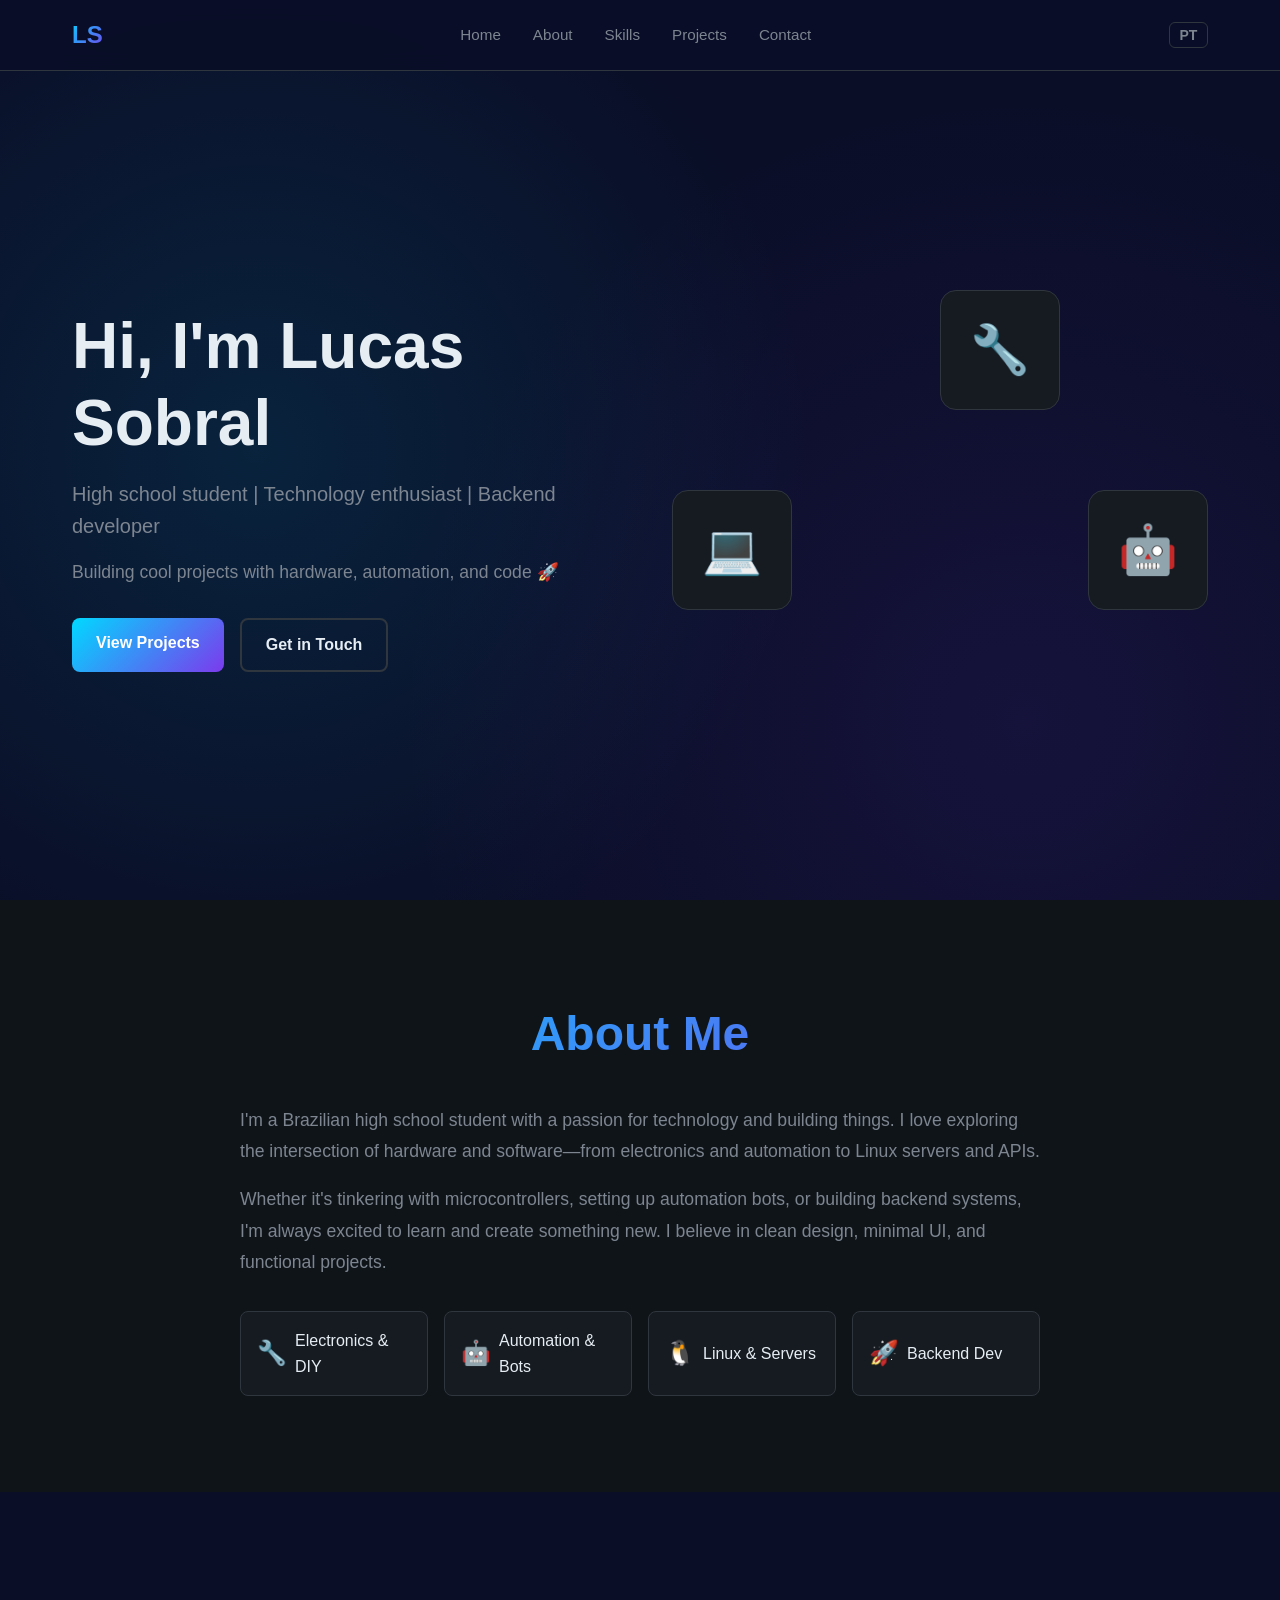
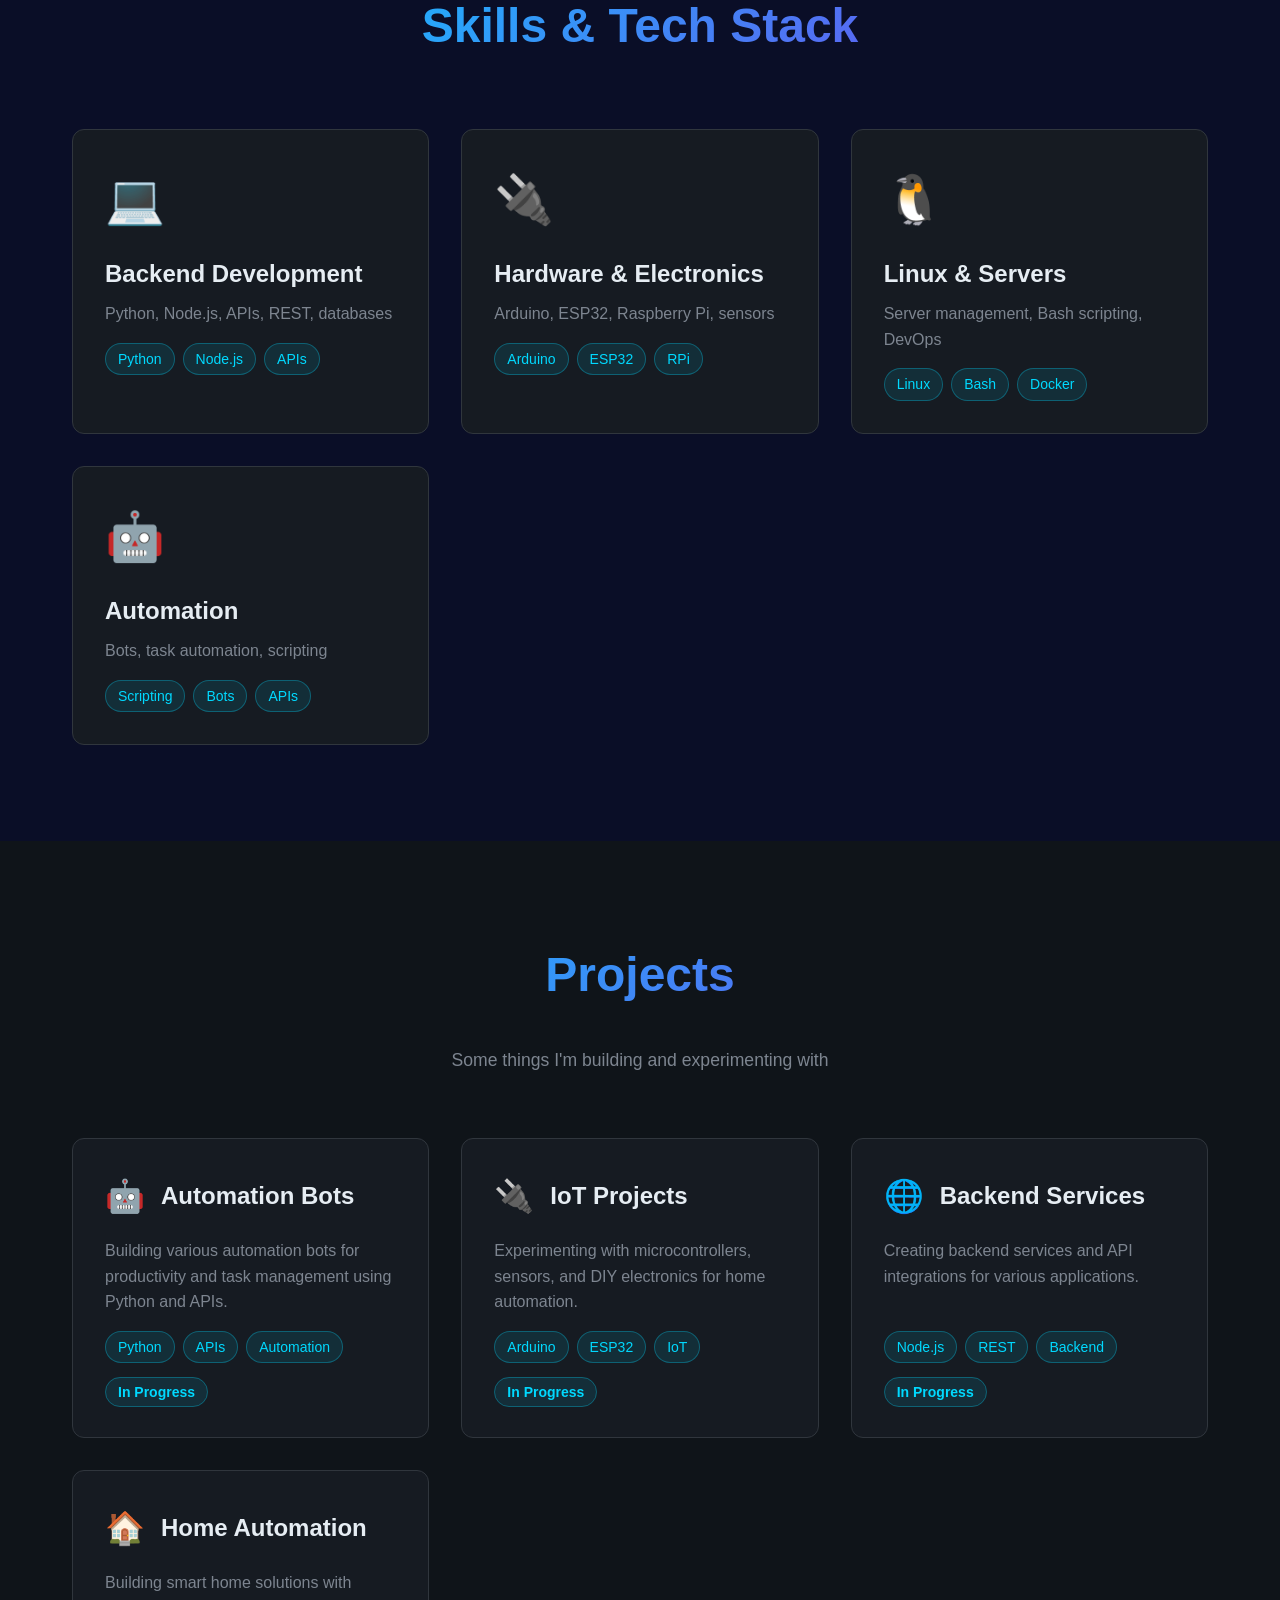
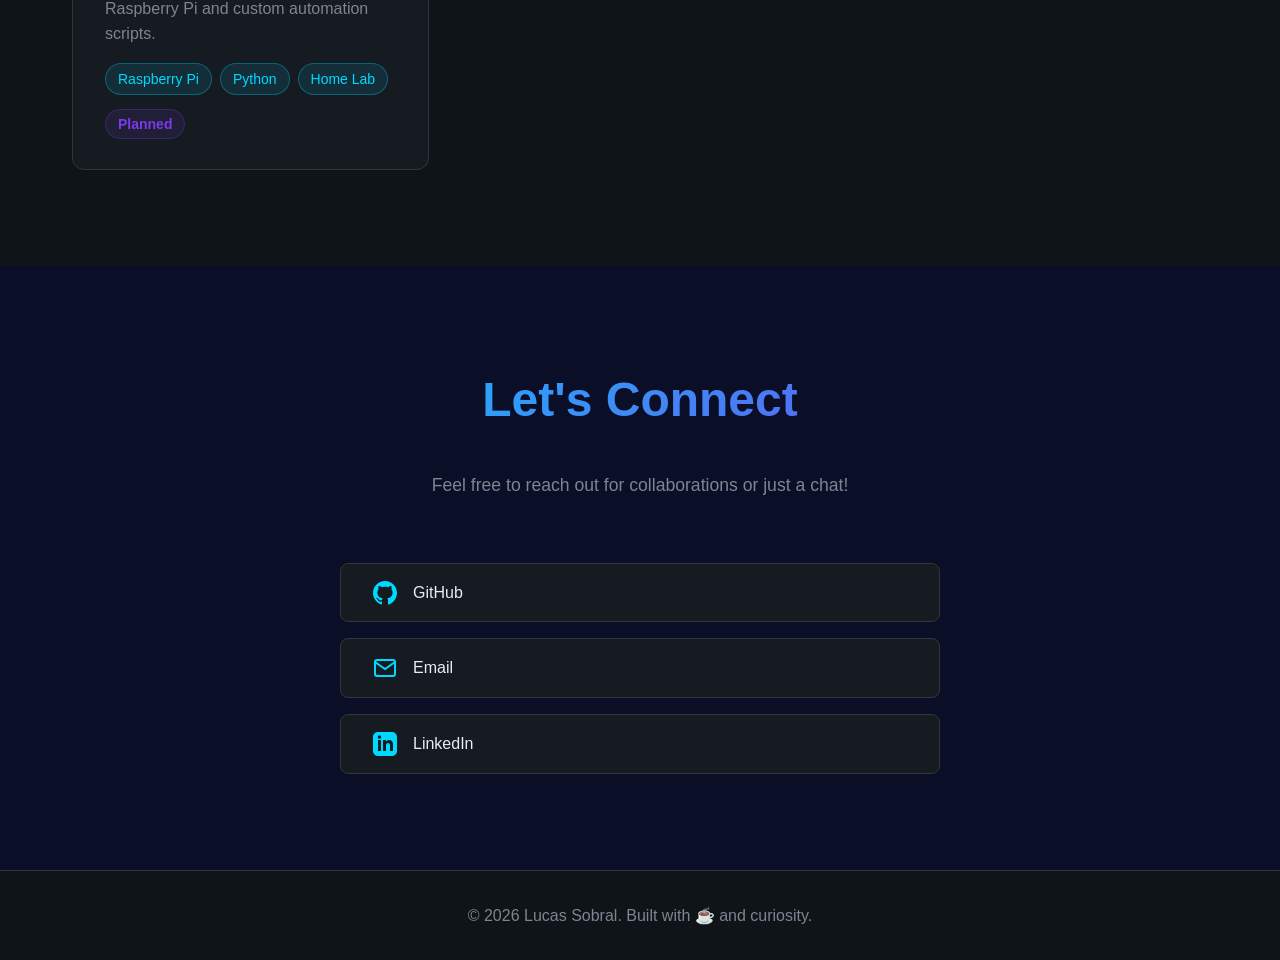
<file: index.html>
<!DOCTYPE html>
<html lang="en" id="htmlRoot">
<head>
    <meta charset="UTF-8">
    <meta name="viewport" content="width=device-width, initial-scale=1.0">
    <meta name="description" content="Lucas Sobral - Brazilian high school student passionate about technology, electronics, and backend development.">
    <meta name="author" content="Lucas Sobral">
    <title>Lucas Sobral | Developer & Tech Enthusiast</title>
    <link rel="stylesheet" href="styles.css">
</head>
<body>
    <!-- Navigation -->
    <nav class="navbar">
        <div class="container nav-container">
            <a href="#" class="logo">LS</a>
            <ul class="nav-menu" id="navMenu">
                <li><a href="#home" class="nav-link" data-i18n="nav.home">Home</a></li>
                <li><a href="#about" class="nav-link" data-i18n="nav.about">About</a></li>
                <li><a href="#skills" class="nav-link" data-i18n="nav.skills">Skills</a></li>
                <li><a href="#projects" class="nav-link" data-i18n="nav.projects">Projects</a></li>
                <li><a href="#contact" class="nav-link" data-i18n="nav.contact">Contact</a></li>
            </ul>
            <button class="lang-toggle" id="langToggle" aria-label="Toggle language">PT</button>
            <button class="hamburger" id="hamburger">
                <span></span>
                <span></span>
                <span></span>
            </button>
        </div>
    </nav>

    <!-- Hero Section -->
    <section id="home" class="hero">
        <div class="container hero-container">
            <div class="hero-content">
                <h1 class="hero-title">
                    Hi, I'm <span class="gradient-text">Lucas Sobral</span>
                </h1>
                <p class="hero-subtitle" data-i18n="hero.subtitle">
                    High school student | Technology enthusiast | Backend developer
                </p>
                <p class="hero-description" data-i18n="hero.description">
                    Building cool projects with hardware, automation, and code 🚀
                </p>
                <div class="hero-buttons">
                    <a href="#projects" class="btn btn-primary" data-i18n="hero.viewProjects">View Projects</a>
                    <a href="#contact" class="btn btn-secondary" data-i18n="hero.getInTouch">Get in Touch</a>
                </div>
            </div>
            <div class="hero-image">
                <div class="floating-card">
                    <span class="emoji">🔧</span>
                </div>
                <div class="floating-card delay-1">
                    <span class="emoji">💻</span>
                </div>
                <div class="floating-card delay-2">
                    <span class="emoji">🤖</span>
                </div>
            </div>
        </div>
    </section>

    <!-- About Section -->
    <section id="about" class="about">
        <div class="container">
            <h2 class="section-title" data-i18n="about.title">About Me</h2>
            <div class="about-content">
                <div class="about-text">
                    <p data-i18n="about.p1">
                        I'm a Brazilian high school student with a passion for technology and building things. 
                        I love exploring the intersection of hardware and software—from electronics and automation 
                        to Linux servers and APIs.
                    </p>
                    <p data-i18n="about.p2">
                        Whether it's tinkering with microcontrollers, setting up automation bots, or building backend 
                        systems, I'm always excited to learn and create something new. I believe in clean design, 
                        minimal UI, and functional projects.
                    </p>
                    <div class="about-highlights">
                        <div class="highlight-item">
                            <span class="highlight-icon">🔧</span>
                            <span data-i18n="about.electronics">Electronics & DIY</span>
                        </div>
                        <div class="highlight-item">
                            <span class="highlight-icon">🤖</span>
                            <span data-i18n="about.automation">Automation & Bots</span>
                        </div>
                        <div class="highlight-item">
                            <span class="highlight-icon">🐧</span>
                            <span data-i18n="about.linux">Linux & Servers</span>
                        </div>
                        <div class="highlight-item">
                            <span class="highlight-icon">🚀</span>
                            <span data-i18n="about.backend">Backend Dev</span>
                        </div>
                    </div>
                </div>
            </div>
        </div>
    </section>

    <!-- Skills Section -->
    <section id="skills" class="skills">
        <div class="container">
            <h2 class="section-title" data-i18n="skills.title">Skills & Tech Stack</h2>
            <div class="skills-grid">
                <div class="skill-card">
                    <div class="skill-icon">💻</div>
                    <h3 data-i18n="skills.backend.title">Backend Development</h3>
                    <p data-i18n="skills.backend.desc">Python, Node.js, APIs, REST, databases</p>
                    <div class="skill-tags">
                        <span class="tag">Python</span>
                        <span class="tag">Node.js</span>
                        <span class="tag">APIs</span>
                    </div>
                </div>
                <div class="skill-card">
                    <div class="skill-icon">🔌</div>
                    <h3 data-i18n="skills.hardware.title">Hardware & Electronics</h3>
                    <p data-i18n="skills.hardware.desc">Arduino, ESP32, Raspberry Pi, sensors</p>
                    <div class="skill-tags">
                        <span class="tag">Arduino</span>
                        <span class="tag">ESP32</span>
                        <span class="tag">RPi</span>
                    </div>
                </div>
                <div class="skill-card">
                    <div class="skill-icon">🐧</div>
                    <h3 data-i18n="skills.linux.title">Linux & Servers</h3>
                    <p data-i18n="skills.linux.desc">Server management, Bash scripting, DevOps</p>
                    <div class="skill-tags">
                        <span class="tag">Linux</span>
                        <span class="tag">Bash</span>
                        <span class="tag">Docker</span>
                    </div>
                </div>
                <div class="skill-card">
                    <div class="skill-icon">🤖</div>
                    <h3 data-i18n="skills.automation.title">Automation</h3>
                    <p data-i18n="skills.automation.desc">Bots, task automation, scripting</p>
                    <div class="skill-tags">
                        <span class="tag">Scripting</span>
                        <span class="tag">Bots</span>
                        <span class="tag">APIs</span>
                    </div>
                </div>
            </div>
        </div>
    </section>

    <!-- Projects Section -->
    <section id="projects" class="projects">
        <div class="container">
            <h2 class="section-title" data-i18n="projects.title">Projects</h2>
            <p class="section-subtitle" data-i18n="projects.subtitle">Some things I'm building and experimenting with</p>
            <div class="projects-grid">
                <div class="project-card">
                    <div class="project-header">
                        <span class="project-icon">🤖</span>
                        <h3 data-i18n="projects.bots.title">Automation Bots</h3>
                    </div>
                    <p class="project-description" data-i18n="projects.bots.desc">
                        Building various automation bots for productivity and task management using Python and APIs.
                    </p>
                    <div class="project-tags">
                        <span class="tag">Python</span>
                        <span class="tag">APIs</span>
                        <span class="tag">Automation</span>
                    </div>
                    <div class="project-status">
                        <span class="status-badge in-progress" data-i18n="status.inProgress">In Progress</span>
                    </div>
                </div>
                <div class="project-card">
                    <div class="project-header">
                        <span class="project-icon">🔌</span>
                        <h3 data-i18n="projects.iot.title">IoT Projects</h3>
                    </div>
                    <p class="project-description" data-i18n="projects.iot.desc">
                        Experimenting with microcontrollers, sensors, and DIY electronics for home automation.
                    </p>
                    <div class="project-tags">
                        <span class="tag">Arduino</span>
                        <span class="tag">ESP32</span>
                        <span class="tag">IoT</span>
                    </div>
                    <div class="project-status">
                        <span class="status-badge in-progress" data-i18n="status.inProgress">In Progress</span>
                    </div>
                </div>
                <div class="project-card">
                    <div class="project-header">
                        <span class="project-icon">🌐</span>
                        <h3 data-i18n="projects.services.title">Backend Services</h3>
                    </div>
                    <p class="project-description" data-i18n="projects.services.desc">
                        Creating backend services and API integrations for various applications.
                    </p>
                    <div class="project-tags">
                        <span class="tag">Node.js</span>
                        <span class="tag">REST</span>
                        <span class="tag">Backend</span>
                    </div>
                    <div class="project-status">
                        <span class="status-badge in-progress" data-i18n="status.inProgress">In Progress</span>
                    </div>
                </div>
                <div class="project-card">
                    <div class="project-header">
                        <span class="project-icon">🏠</span>
                        <h3 data-i18n="projects.home.title">Home Automation</h3>
                    </div>
                    <p class="project-description" data-i18n="projects.home.desc">
                        Building smart home solutions with Raspberry Pi and custom automation scripts.
                    </p>
                    <div class="project-tags">
                        <span class="tag">Raspberry Pi</span>
                        <span class="tag">Python</span>
                        <span class="tag">Home Lab</span>
                    </div>
                    <div class="project-status">
                        <span class="status-badge planned" data-i18n="status.planned">Planned</span>
                    </div>
                </div>
            </div>
        </div>
    </section>

    <!-- Contact Section -->
    <section id="contact" class="contact">
        <div class="container">
            <h2 class="section-title" data-i18n="contact.title">Let's Connect</h2>
            <p class="section-subtitle" data-i18n="contact.subtitle">Feel free to reach out for collaborations or just a chat!</p>
            <div class="contact-content">
                <div class="contact-links">
                    <a href="https://github.com/lucassobralofc" target="_blank" class="contact-link">
                        <svg class="contact-icon" viewBox="0 0 24 24" fill="currentColor">
                            <path d="M12 0c-6.626 0-12 5.373-12 12 0 5.302 3.438 9.8 8.207 11.387.599.111.793-.261.793-.577v-2.234c-3.338.726-4.033-1.416-4.033-1.416-.546-1.387-1.333-1.756-1.333-1.756-1.089-.745.083-.729.083-.729 1.205.084 1.839 1.237 1.839 1.237 1.07 1.834 2.807 1.304 3.492.997.107-.775.418-1.305.762-1.604-2.665-.305-5.467-1.334-5.467-5.931 0-1.311.469-2.381 1.236-3.221-.124-.303-.535-1.524.117-3.176 0 0 1.008-.322 3.301 1.23.957-.266 1.983-.399 3.003-.404 1.02.005 2.047.138 3.006.404 2.291-1.552 3.297-1.23 3.297-1.23.653 1.653.242 2.874.118 3.176.77.84 1.235 1.911 1.235 3.221 0 4.609-2.807 5.624-5.479 5.921.43.372.823 1.102.823 2.222v3.293c0 .319.192.694.801.576 4.765-1.589 8.199-6.086 8.199-11.386 0-6.627-5.373-12-12-12z"/>
                        </svg>
                        <span>GitHub</span>
                    </a>
                    <a href="mailto:lucassobralofc@icloud.com" class="contact-link">
                        <svg class="contact-icon" viewBox="0 0 24 24" fill="none" stroke="currentColor" stroke-width="2">
                            <path d="M4 4h16c1.1 0 2 .9 2 2v12c0 1.1-.9 2-2 2H4c-1.1 0-2-.9-2-2V6c0-1.1.9-2 2-2z"></path>
                            <polyline points="22,6 12,13 2,6"></polyline>
                        </svg>
                        <span>Email</span>
                    </a>
                    <a href="https://linkedin.com/in/lucassobral" target="_blank" class="contact-link">
                        <svg class="contact-icon" viewBox="0 0 24 24" fill="currentColor">
                            <path d="M19 0h-14c-2.761 0-5 2.239-5 5v14c0 2.761 2.239 5 5 5h14c2.762 0 5-2.239 5-5v-14c0-2.761-2.238-5-5-5zm-11 19h-3v-11h3v11zm-1.5-12.268c-.966 0-1.75-.79-1.75-1.764s.784-1.764 1.75-1.764 1.75.79 1.75 1.764-.783 1.764-1.75 1.764zm13.5 12.268h-3v-5.604c0-3.368-4-3.113-4 0v5.604h-3v-11h3v1.765c1.396-2.586 7-2.777 7 2.476v6.759z"/>
                        </svg>
                        <span>LinkedIn</span>
                    </a>
                </div>
            </div>
        </div>
    </section>

    <!-- Footer -->
    <footer class="footer">
        <div class="container">
            <p data-i18n="footer.text">&copy; 2026 Lucas Sobral. Built with ☕ and curiosity.</p>
        </div>
    </footer>

    <script src="script.js"></script>
</body>
</html>
</file>
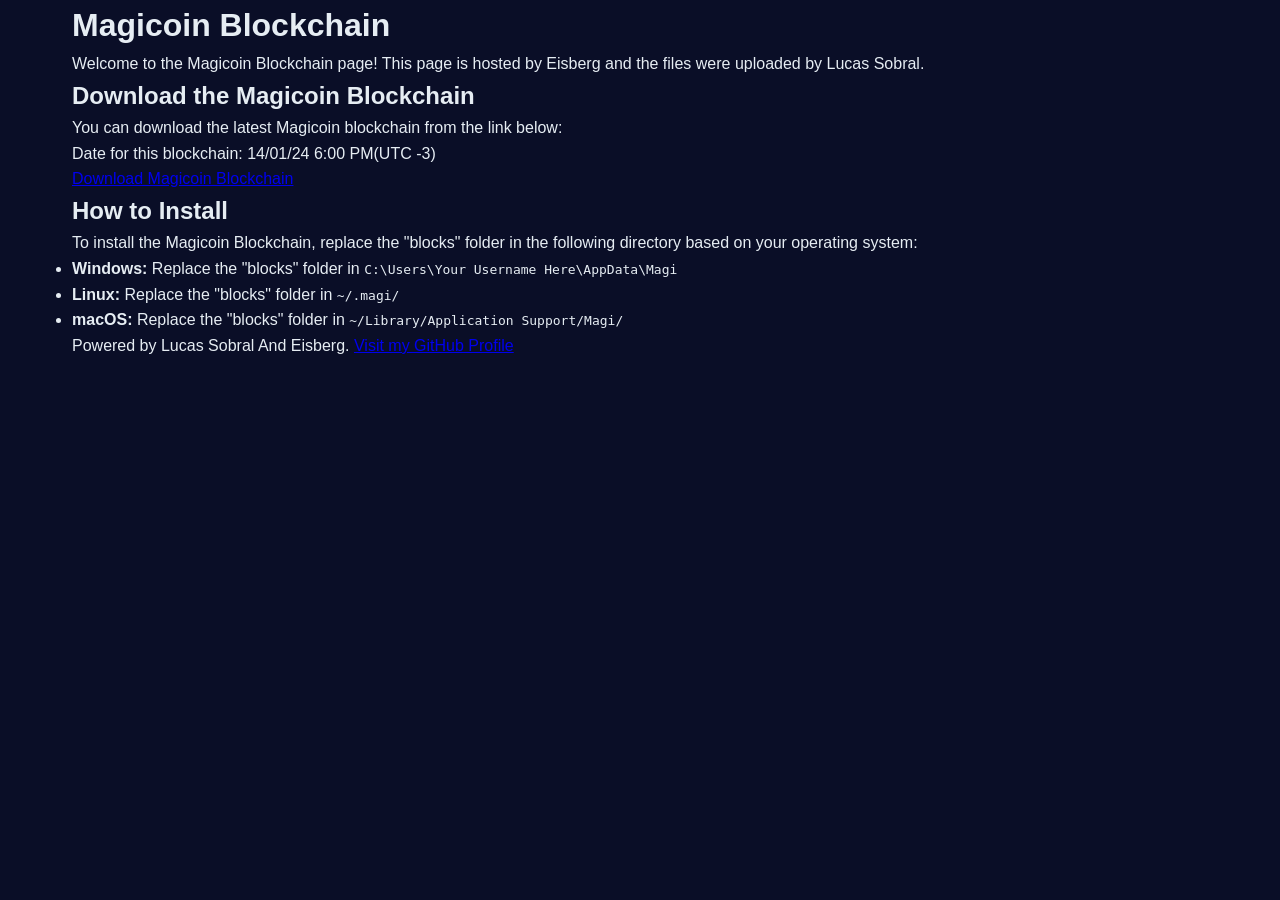
<file: blockchain.html>
<!DOCTYPE html>
<html lang="en">
<head>
    <meta charset="UTF-8">
    <meta name="viewport" content="width=device-width, initial-scale=1.0">
    <title>Magicoin Blockchain</title>
    <link rel="stylesheet" href="styles.css">
</head>
<body>

    <header>
        <div class="container">
            <h1>Magicoin Blockchain</h1>
            <p>Welcome to the Magicoin Blockchain page! This page is hosted by Eisberg and the files were uploaded by Lucas Sobral.</p>
        </div>
    </header>

    <main class="container">
        <section>
            <h2>Download the Magicoin Blockchain</h2>
            <p>You can download the latest Magicoin blockchain from the link below:</p>
            <p>Date for this blockchain: 14/01/24 6:00 PM(UTC -3) </p>
            <a href="https://bit.ly/magiblockchain" target="_blank" class="download-btn">Download Magicoin Blockchain</a>
        </section>

        <section>
            <h2>How to Install</h2>
            <p>To install the Magicoin Blockchain, replace the "blocks" folder in the following directory based on your operating system:</p>
            <ul>
                <li><strong>Windows:</strong> Replace the "blocks" folder in <code>C:\Users\Your Username Here\AppData\Magi</code></li>
                <li><strong>Linux:</strong> Replace the "blocks" folder in <code>~/.magi/</code></li>
                <li><strong>macOS:</strong> Replace the "blocks" folder in <code>~/Library/Application Support/Magi/</code></li>
            </ul>
        </section>
    </main>

    <footer>
        <div class="container">
            <p>Powered by Lucas Sobral And Eisberg. <a href="https://lucassobralofc.me">Visit my GitHub Profile</a></p>
        </div>
    </footer>

</body>
</html>
</file>
<file: styles.css>
/* ===========================
   CSS Reset & Base Styles
   =========================== */
* {
    margin: 0;
    padding: 0;
    box-sizing: border-box;
}

:root {
    /* Colors */
    --bg-primary: #0a0e27;
    --bg-secondary: #0f1419;
    --bg-card: #161b22;
    --text-primary: #e6edf3;
    --text-secondary: #7d8590;
    --accent-primary: #00d9ff;
    --accent-secondary: #7c3aed;
    --border-color: #30363d;
    --gradient: linear-gradient(135deg, #00d9ff 0%, #7c3aed 100%);
    
    /* Spacing */
    --spacing-xs: 0.5rem;
    --spacing-sm: 1rem;
    --spacing-md: 2rem;
    --spacing-lg: 4rem;
    --spacing-xl: 6rem;
    
    /* Typography */
    --font-primary: -apple-system, BlinkMacSystemFont, 'Segoe UI', 'Roboto', 'Helvetica', 'Arial', sans-serif;
    --font-mono: 'SF Mono', 'Monaco', 'Inconsolata', 'Fira Code', monospace;
    
    /* Transitions */
    --transition: all 0.3s cubic-bezier(0.4, 0, 0.2, 1);
}

html {
    scroll-behavior: smooth;
}

body {
    font-family: var(--font-primary);
    background-color: var(--bg-primary);
    color: var(--text-primary);
    line-height: 1.6;
    overflow-x: hidden;
}

.container {
    max-width: 1200px;
    margin: 0 auto;
    padding: 0 var(--spacing-md);
}

/* ===========================
   Navigation
   =========================== */
.navbar {
    position: fixed;
    top: 0;
    width: 100%;
    background-color: rgba(10, 14, 39, 0.95);
    backdrop-filter: blur(10px);
    border-bottom: 1px solid var(--border-color);
    z-index: 1000;
    transition: var(--transition);
}

.navbar.scrolled {
    box-shadow: 0 4px 12px rgba(0, 0, 0, 0.3);
}

.nav-container {
    display: flex;
    justify-content: space-between;
    align-items: center;
    padding: 1rem var(--spacing-md);
}

.logo {
    font-size: 1.5rem;
    font-weight: 700;
    color: var(--text-primary);
    text-decoration: none;
    background: var(--gradient);
    -webkit-background-clip: text;
    -webkit-text-fill-color: transparent;
    background-clip: text;
}

.nav-menu {
    display: flex;
    list-style: none;
    gap: var(--spacing-md);
}

.nav-link {
    color: var(--text-secondary);
    text-decoration: none;
    font-size: 0.95rem;
    font-weight: 500;
    transition: var(--transition);
    position: relative;
}

.nav-link::after {
    content: '';
    position: absolute;
    bottom: -5px;
    left: 0;
    width: 0;
    height: 2px;
    background: var(--gradient);
    transition: var(--transition);
}

.nav-link:hover {
    color: var(--text-primary);
}

.nav-link:hover::after {
    width: 100%;
}

.lang-toggle {
    background: transparent;
    border: 1px solid var(--border-color);
    color: var(--text-secondary);
    font-size: 0.875rem;
    font-weight: 600;
    padding: 0.25rem 0.6rem;
    border-radius: 6px;
    cursor: pointer;
    transition: var(--transition);
    font-family: var(--font-primary);
}

.lang-toggle:hover {
    border-color: var(--accent-primary);
    color: var(--text-primary);
}

.hamburger {
    display: none;
    flex-direction: column;
    gap: 5px;
    background: none;
    border: none;
    cursor: pointer;
}

.hamburger span {
    width: 25px;
    height: 2px;
    background-color: var(--text-primary);
    transition: var(--transition);
}

/* ===========================
   Hero Section
   =========================== */
.hero {
    min-height: 100vh;
    display: flex;
    align-items: center;
    padding-top: 80px;
    position: relative;
    overflow: hidden;
}

.hero::before {
    content: '';
    position: absolute;
    top: 0;
    left: 0;
    right: 0;
    bottom: 0;
    background: radial-gradient(circle at 20% 50%, rgba(0, 217, 255, 0.1) 0%, transparent 50%),
                radial-gradient(circle at 80% 80%, rgba(124, 58, 237, 0.1) 0%, transparent 50%);
    pointer-events: none;
}

.hero-container {
    display: grid;
    grid-template-columns: 1fr 1fr;
    gap: var(--spacing-lg);
    align-items: center;
    position: relative;
    z-index: 1;
}

.hero-content {
    animation: fadeInUp 1s ease-out;
}

.hero-title {
    font-size: clamp(2.5rem, 5vw, 4rem);
    font-weight: 700;
    line-height: 1.2;
    margin-bottom: var(--spacing-sm);
}

.gradient-text {
    background: var(--gradient);
    -webkit-background-clip: text;
    -webkit-text-fill-color: transparent;
    background-clip: text;
}

.hero-subtitle {
    font-size: clamp(1rem, 2vw, 1.25rem);
    color: var(--text-secondary);
    margin-bottom: var(--spacing-sm);
}

.hero-description {
    font-size: 1.1rem;
    color: var(--text-secondary);
    margin-bottom: var(--spacing-md);
}

.hero-buttons {
    display: flex;
    gap: var(--spacing-sm);
    flex-wrap: wrap;
}

.btn {
    padding: 0.75rem 1.5rem;
    font-size: 1rem;
    font-weight: 600;
    text-decoration: none;
    border-radius: 8px;
    transition: var(--transition);
    cursor: pointer;
    border: none;
    display: inline-block;
}

.btn-primary {
    background: var(--gradient);
    color: white;
}

.btn-primary:hover {
    transform: translateY(-2px);
    box-shadow: 0 8px 20px rgba(0, 217, 255, 0.3);
}

.btn-secondary {
    background: transparent;
    color: var(--text-primary);
    border: 2px solid var(--border-color);
}

.btn-secondary:hover {
    border-color: var(--accent-primary);
    transform: translateY(-2px);
}

/* Hero Animation */
.hero-image {
    display: flex;
    justify-content: center;
    align-items: center;
    position: relative;
    height: 400px;
}

.floating-card {
    position: absolute;
    width: 120px;
    height: 120px;
    background: var(--bg-card);
    border: 1px solid var(--border-color);
    border-radius: 16px;
    display: flex;
    align-items: center;
    justify-content: center;
    animation: float 3s ease-in-out infinite;
}

.floating-card .emoji {
    font-size: 3rem;
}

.floating-card:nth-child(1) {
    top: 0;
    left: 50%;
    transform: translateX(-50%);
}

.floating-card:nth-child(2) {
    bottom: 80px;
    left: 0;
    animation-delay: -1s;
}

.floating-card:nth-child(3) {
    bottom: 80px;
    right: 0;
    animation-delay: -2s;
}

/* ===========================
   About Section
   =========================== */
.about {
    padding: var(--spacing-xl) 0;
    background: var(--bg-secondary);
}

.section-title {
    font-size: clamp(2rem, 4vw, 3rem);
    text-align: center;
    margin-bottom: var(--spacing-md);
    background: var(--gradient);
    -webkit-background-clip: text;
    -webkit-text-fill-color: transparent;
    background-clip: text;
}

.section-subtitle {
    text-align: center;
    color: var(--text-secondary);
    font-size: 1.1rem;
    margin-bottom: var(--spacing-lg);
}

.about-content {
    max-width: 800px;
    margin: 0 auto;
}

.about-text p {
    font-size: 1.1rem;
    line-height: 1.8;
    color: var(--text-secondary);
    margin-bottom: var(--spacing-sm);
}

.about-highlights {
    display: grid;
    grid-template-columns: repeat(auto-fit, minmax(150px, 1fr));
    gap: var(--spacing-sm);
    margin-top: var(--spacing-md);
}

.highlight-item {
    background: var(--bg-card);
    border: 1px solid var(--border-color);
    padding: var(--spacing-sm);
    border-radius: 8px;
    display: flex;
    align-items: center;
    gap: var(--spacing-xs);
    transition: var(--transition);
}

.highlight-item:hover {
    border-color: var(--accent-primary);
    transform: translateY(-2px);
}

.highlight-icon {
    font-size: 1.5rem;
}

/* ===========================
   Skills Section
   =========================== */
.skills {
    padding: var(--spacing-xl) 0;
}

.skills-grid {
    display: grid;
    grid-template-columns: repeat(auto-fit, minmax(280px, 1fr));
    gap: var(--spacing-md);
    margin-top: var(--spacing-lg);
}

.skill-card {
    background: var(--bg-card);
    border: 1px solid var(--border-color);
    padding: var(--spacing-md);
    border-radius: 12px;
    transition: var(--transition);
}

.skill-card:hover {
    border-color: var(--accent-primary);
    transform: translateY(-5px);
    box-shadow: 0 10px 30px rgba(0, 217, 255, 0.2);
}

.skill-icon {
    font-size: 3rem;
    margin-bottom: var(--spacing-sm);
}

.skill-card h3 {
    font-size: 1.5rem;
    margin-bottom: var(--spacing-xs);
    color: var(--text-primary);
}

.skill-card p {
    color: var(--text-secondary);
    margin-bottom: var(--spacing-sm);
}

.skill-tags {
    display: flex;
    flex-wrap: wrap;
    gap: var(--spacing-xs);
}

.tag {
    background: rgba(0, 217, 255, 0.1);
    color: var(--accent-primary);
    padding: 0.25rem 0.75rem;
    border-radius: 20px;
    font-size: 0.875rem;
    border: 1px solid rgba(0, 217, 255, 0.3);
}

/* ===========================
   Projects Section
   =========================== */
.projects {
    padding: var(--spacing-xl) 0;
    background: var(--bg-secondary);
}

.projects-grid {
    display: grid;
    grid-template-columns: repeat(auto-fit, minmax(300px, 1fr));
    gap: var(--spacing-md);
    margin-top: var(--spacing-lg);
}

.project-card {
    background: var(--bg-card);
    border: 1px solid var(--border-color);
    padding: var(--spacing-md);
    border-radius: 12px;
    transition: var(--transition);
    display: flex;
    flex-direction: column;
}

.project-card:hover {
    border-color: var(--accent-primary);
    transform: translateY(-5px);
    box-shadow: 0 10px 30px rgba(0, 217, 255, 0.2);
}

.project-header {
    display: flex;
    align-items: center;
    gap: var(--spacing-sm);
    margin-bottom: var(--spacing-sm);
}

.project-icon {
    font-size: 2rem;
}

.project-header h3 {
    font-size: 1.5rem;
    color: var(--text-primary);
}

.project-description {
    color: var(--text-secondary);
    margin-bottom: var(--spacing-sm);
    flex-grow: 1;
}

.project-tags {
    display: flex;
    flex-wrap: wrap;
    gap: var(--spacing-xs);
    margin-bottom: var(--spacing-sm);
}

.project-status {
    margin-top: auto;
}

.status-badge {
    padding: 0.375rem 0.75rem;
    border-radius: 20px;
    font-size: 0.875rem;
    font-weight: 600;
}

.status-badge.in-progress {
    background: rgba(0, 217, 255, 0.1);
    color: var(--accent-primary);
    border: 1px solid rgba(0, 217, 255, 0.3);
}

.status-badge.planned {
    background: rgba(124, 58, 237, 0.1);
    color: var(--accent-secondary);
    border: 1px solid rgba(124, 58, 237, 0.3);
}

/* ===========================
   Contact Section
   =========================== */
.contact {
    padding: var(--spacing-xl) 0;
}

.contact-content {
    max-width: 600px;
    margin: 0 auto;
}

.contact-links {
    display: flex;
    flex-direction: column;
    gap: var(--spacing-sm);
    margin-top: var(--spacing-lg);
}

.contact-link {
    display: flex;
    align-items: center;
    gap: var(--spacing-sm);
    padding: var(--spacing-sm) var(--spacing-md);
    background: var(--bg-card);
    border: 1px solid var(--border-color);
    border-radius: 8px;
    text-decoration: none;
    color: var(--text-primary);
    transition: var(--transition);
}

.contact-link:hover {
    border-color: var(--accent-primary);
    transform: translateX(5px);
}

.contact-icon {
    width: 24px;
    height: 24px;
    color: var(--accent-primary);
}

/* ===========================
   Footer
   =========================== */
.footer {
    background: var(--bg-secondary);
    padding: var(--spacing-md) 0;
    text-align: center;
    border-top: 1px solid var(--border-color);
}

.footer p {
    color: var(--text-secondary);
}

/* ===========================
   Animations
   =========================== */
@keyframes fadeInUp {
    from {
        opacity: 0;
        transform: translateY(30px);
    }
    to {
        opacity: 1;
        transform: translateY(0);
    }
}

@keyframes float {
    0%, 100% {
        transform: translateY(0px);
    }
    50% {
        transform: translateY(-20px);
    }
}

/* ===========================
   Responsive Design
   =========================== */
@media (max-width: 768px) {
    .nav-menu {
        position: fixed;
        left: -100%;
        top: 70px;
        flex-direction: column;
        background-color: var(--bg-secondary);
        width: 100%;
        text-align: center;
        transition: var(--transition);
        padding: var(--spacing-md) 0;
        border-bottom: 1px solid var(--border-color);
    }
    
    .nav-menu.active {
        left: 0;
    }
    
    .hamburger {
        display: flex;
    }
    
    .hamburger.active span:nth-child(1) {
        transform: rotate(45deg) translate(5px, 5px);
    }
    
    .hamburger.active span:nth-child(2) {
        opacity: 0;
    }
    
    .hamburger.active span:nth-child(3) {
        transform: rotate(-45deg) translate(7px, -6px);
    }
    
    .hero-container {
        grid-template-columns: 1fr;
        text-align: center;
    }
    
    .hero-image {
        display: none;
    }
    
    .hero-buttons {
        justify-content: center;
    }
    
    .skills-grid,
    .projects-grid {
        grid-template-columns: 1fr;
    }
}

@media (max-width: 480px) {
    :root {
        --spacing-md: 1rem;
        --spacing-lg: 2rem;
        --spacing-xl: 3rem;
    }
    
    .container {
        padding: 0 var(--spacing-sm);
    }
    
    .hero-buttons {
        flex-direction: column;
        width: 100%;
    }
    
    .btn {
        width: 100%;
        text-align: center;
    }
}
</file>
